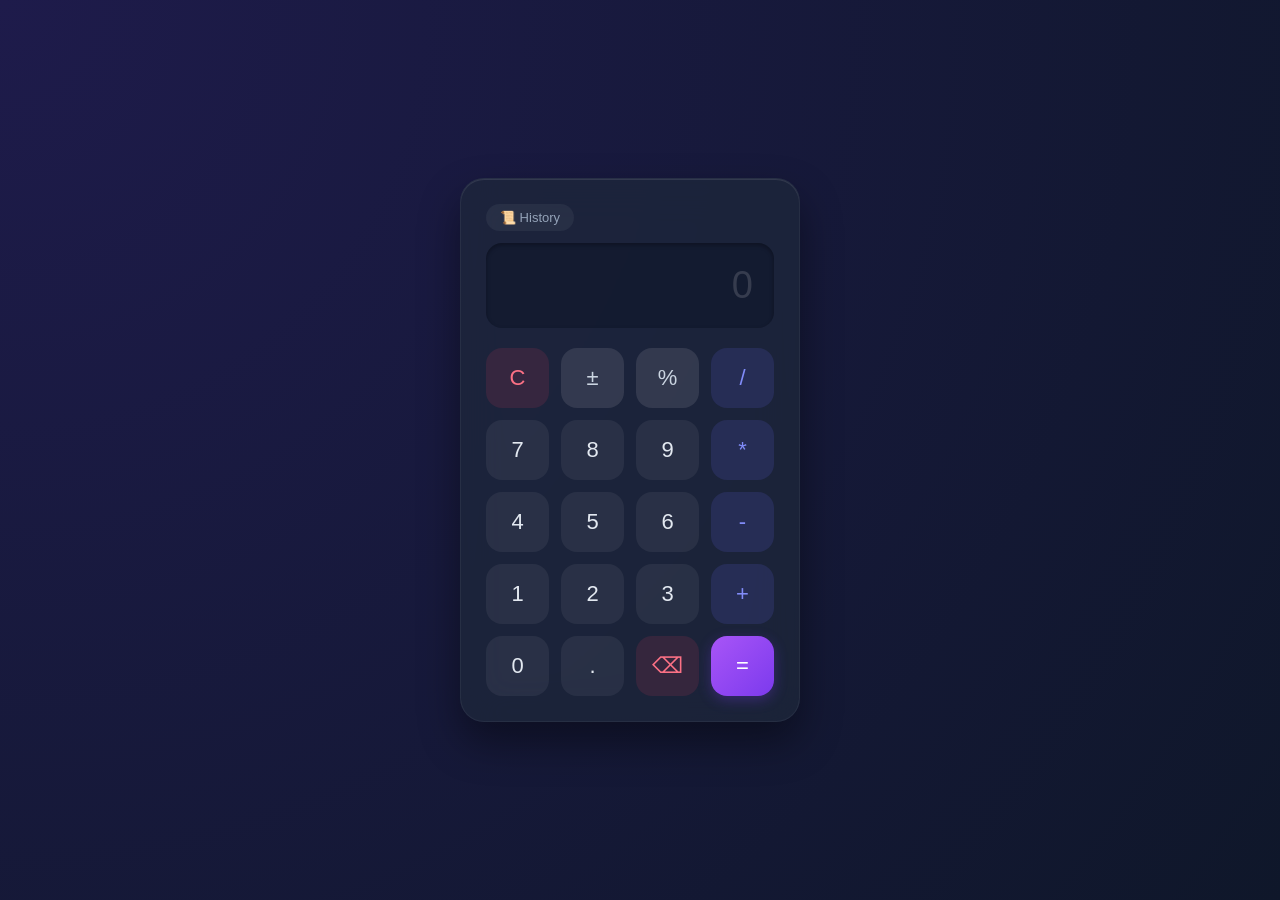
<file: Level 1/Calculator/index.html>
<!DOCTYPE html>
<html lang="en">
<head>
    <meta charset="UTF-8">
    <meta name="viewport" content="width=device-width, initial-scale=1.0">
    <title>Calculator</title>
    <link rel="stylesheet" href="style.css">
</head>
<body>

    <div class="calculator-container">
        <div class="calculator">
            <div class="header-actions">
                <button id="historyToggle" class="icon-btn" title="View History">📜 History</button>
            </div>
            
            <input type="text" id="display" readonly placeholder="0">

            <div class="buttons" id="btnContainer">
                <button data-action="clear" class="util-btn">C</button>
                <button data-action="toggle-sign" class="util-btn">±</button>
                <button data-val="%" class="util-btn">%</button>
                <button data-val="/" class="operator-btn">/</button>

                <button data-val="7">7</button>
                <button data-val="8">8</button>
                <button data-val="9">9</button>
                <button data-val="*" class="operator-btn">*</button>

                <button data-val="4">4</button>
                <button data-val="5">5</button>
                <button data-val="6">6</button>
                <button data-val="-" class="operator-btn">-</button>

                <button data-val="1">1</button>
                <button data-val="2">2</button>
                <button data-val="3">3</button>
                <button data-val="+" class="operator-btn">+</button>

                <button data-val="0">0</button>
                <button data-val=".">.</button>
                <button data-action="delete" class="util-btn">⌫</button>
                <button data-action="calculate" class="equals-btn">=</button>
            </div>
        </div>

        <div class="history-panel" id="historyPanel">
            <div class="history-header">
                <h3>History</h3>
                <button id="clearHistory" class="clear-history-btn">Clear Logs</button>
            </div>
            <div class="history-list" id="historyList">
                <div class="empty-state">No recent calculations</div>
            </div>
        </div>
    </div>

    <script src="script.js"></script>
</body>
</html>
</file>
<file: Level 1/Calculator/style.css>
/* --- Base Reset & Core Properties --- */
* {
    margin: 0;
    padding: 0;
    box-sizing: border-box;
    font-family: -apple-system, BlinkMacSystemFont, 'Segoe UI', Roboto, Helvetica, Arial, sans-serif;
}

body {
    display: flex;
    justify-content: center;
    align-items: center;
    min-height: 100vh;
    background: radial-gradient(circle at top left, #1e1b4b, #0f172a);
    overflow: hidden;
    padding: 20px;
}

/* --- Layout Wrapper (Handles Side-by-Side History) --- */
.calculator-container {
    display: flex;
    position: relative;
    gap: 20px;
    align-items: stretch;
}

/* --- Main Calculator Card (Glassmorphism) --- */
.calculator {
    background: rgba(30, 41, 59, 0.7);
    backdrop-filter: blur(20px);
    -webkit-backdrop-filter: blur(20px);
    padding: 25px;
    border-radius: 24px;
    box-shadow: 0 20px 40px rgba(0, 0, 0, 0.4), 
                inset 0 1px 0 rgba(255, 255, 255, 0.1);
    width: 340px;
    border: 1px solid rgba(255, 255, 255, 0.05);
    z-index: 2;
}

/* Top header actions panel */
.header-actions {
    display: flex;
    justify-content: flex-start;
    margin-bottom: 12px;
}

.icon-btn {
    background: rgba(255, 255, 255, 0.05);
    color: #94a3b8;
    border: none;
    font-size: 13px;
    font-weight: 500;
    padding: 6px 14px;
    border-radius: 20px;
    cursor: pointer;
    transition: all 0.2s ease;
    height: auto;
}

.icon-btn:hover {
    background: rgba(255, 255, 255, 0.15);
    color: #fff;
}

#display {
    width: 100%;
    height: 85px;
    margin-bottom: 20px;
    font-size: 38px;
    font-weight: 300;
    text-align: right;
    padding: 10px 20px;
    border: none;
    background: rgba(15, 23, 42, 0.6);
    border-radius: 16px;
    outline: none;
    color: #f8fafc;
    letter-spacing: 1px;
    box-shadow: inset 0 2px 4px rgba(0, 0, 0, 0.3);
}

#display::placeholder {
    color: rgba(255, 255, 255, 0.15);
}

/* --- Control Grid Layout --- */
.buttons {
    display: grid;
    grid-template-columns: repeat(4, 1fr);
    gap: 12px;
}

button {
    height: 60px;
    border: none;
    border-radius: 16px;
    font-size: 22px;
    font-weight: 500;
    cursor: pointer;
    background: rgba(255, 255, 255, 0.06);
    color: #e2e8f0;
    transition: all 0.15s cubic-bezier(0.4, 0, 0.2, 1);
}

/* Universal Button Interactions */
button:hover {
    background: rgba(255, 255, 255, 0.15);
    color: #ffffff;
    transform: translateY(-2px);
    box-shadow: 0 4px 12px rgba(0, 0, 0, 0.2);
}

button:active {
    transform: translateY(1px);
    box-shadow: none;
}

/* --- Themed Button Variations --- */

/* Math Operators (*, /, -, +) */
.operator-btn {
    background: rgba(99, 102, 241, 0.15);
    color: #818cf8;
}
.operator-btn:hover {
    background: #6366f1;
    color: #ffffff;
}

/* Top row utilities & Backspace */
.util-btn {
    background: rgba(255, 255, 255, 0.1);
    color: #cbd5e1;
}
button[data-action="clear"], 
button[data-action="delete"] {
    background: rgba(244, 63, 94, 0.12);
    color: #fb7185;
}
button[data-action="clear"]:hover, 
button[data-action="delete"]:hover {
    background: #f43f5e;
    color: #ffffff;
}

/* Accent Equals Button */
.equals-btn {
    background: linear-gradient(135deg, #a855f7, #7c3aed);
    color: #ffffff;
    box-shadow: 0 4px 14px rgba(124, 58, 237, 0.3);
}
.equals-btn:hover {
    background: linear-gradient(135deg, #b55fe6, #8b5cf6);
    box-shadow: 0 6px 20px rgba(124, 58, 237, 0.5);
}

/* --- Sliding History Panel Component --- */
.history-panel {
    width: 280px;
    background: rgba(15, 23, 42, 0.6);
    backdrop-filter: blur(20px);
    -webkit-backdrop-filter: blur(20px);
    border: 1px solid rgba(255, 255, 255, 0.05);
    border-radius: 24px;
    padding: 20px;
    display: flex;
    flex-direction: column;
    box-shadow: 0 20px 40px rgba(0, 0, 0, 0.3);
    
    /* Animation Properties */
    opacity: 0;
    transform: translateX(-30px);
    pointer-events: none;
    transition: all 0.3s cubic-bezier(0.4, 0, 0.2, 1);
    width: 0;
    padding: 0;
    border: none;
}

/* Toggled State via JS */
.history-panel.active {
    opacity: 1;
    transform: translateX(0);
    pointer-events: auto;
    width: 280px;
    padding: 20px;
    border: 1px solid rgba(255, 255, 255, 0.05);
}

.history-header {
    display: flex;
    justify-content: space-between;
    align-items: center;
    margin-bottom: 15px;
    border-bottom: 1px solid rgba(255, 255, 255, 0.1);
    padding-bottom: 10px;
    color: #f8fafc;
}

.clear-history-btn {
    background: transparent;
    border: none;
    color: #94a3b8;
    font-size: 12px;
    cursor: pointer;
    height: auto;
    width: auto;
    padding: 4px 8px;
}
.clear-history-btn:hover {
    color: #fb7185;
    background: transparent;
    box-shadow: none;
    transform: none;
}

.history-list {
    flex: 1;
    overflow-y: auto;
    display: flex;
    flex-direction: column;
    gap: 12px;
    padding-right: 5px;
}

/* Custom scrollbar styling for history */
.history-list::-webkit-scrollbar {
    width: 4px;
}
.history-list::-webkit-scrollbar-thumb {
    background: rgba(255, 255, 255, 0.1);
    border-radius: 4px;
}

.history-item {
    background: rgba(255, 255, 255, 0.03);
    padding: 10px 14px;
    border-radius: 12px;
    text-align: right;
    cursor: pointer;
    transition: background 0.2s;
    border: 1px solid rgba(255, 255, 255, 0.02);
}
.history-item:hover {
    background: rgba(255, 255, 255, 0.08);
}

.history-expr {
    font-size: 13px;
    color: #94a3b8;
    margin-bottom: 2px;
}

.history-res {
    font-size: 18px;
    color: #38bdf8;
    font-weight: 600;
}

.empty-state {
    color: #64748b;
    text-align: center;
    font-size: 14px;
    margin-top: 30px;
    font-style: italic;
}

/* Responsive adjustments for smaller windows */
@media (max-width: 680px) {
    .calculator-container {
        flex-direction: column;
    }
    .history-panel.active {
        width: 340px;
        height: 200px;
    }
}
</file>
